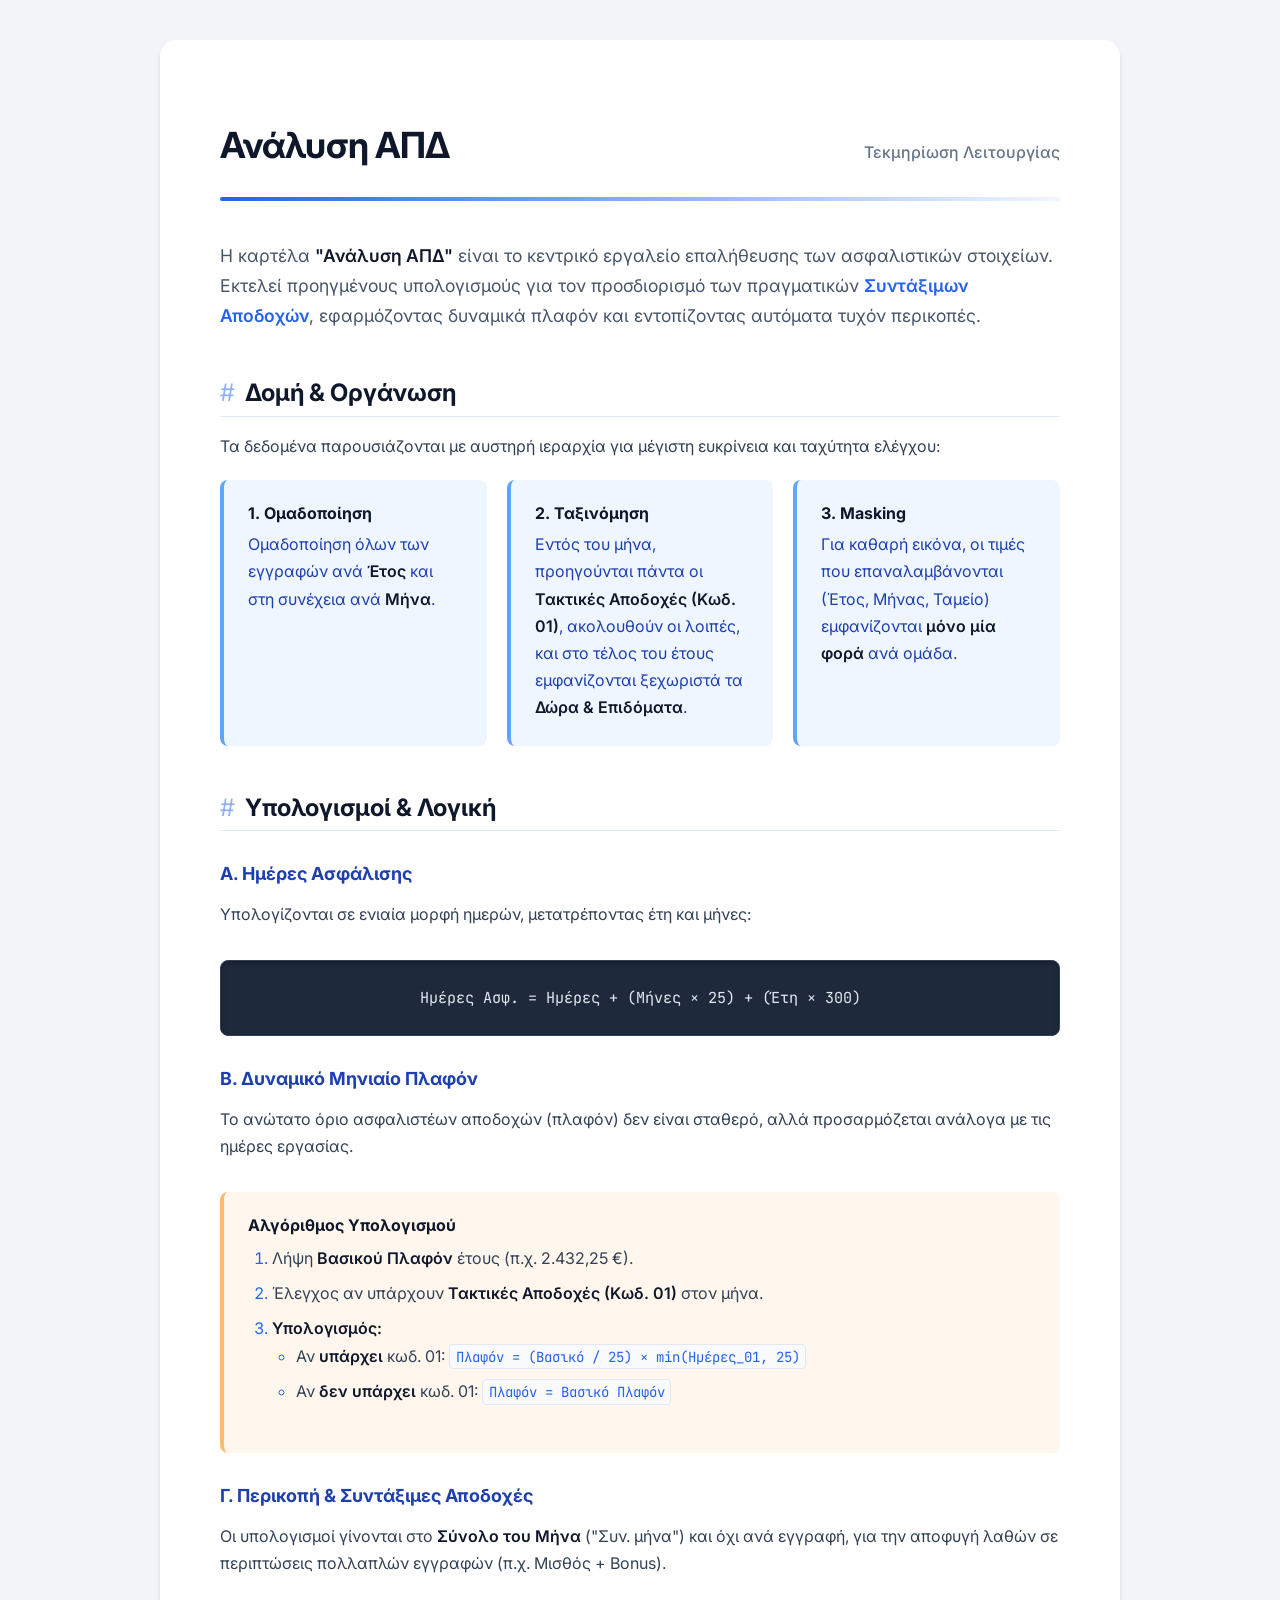
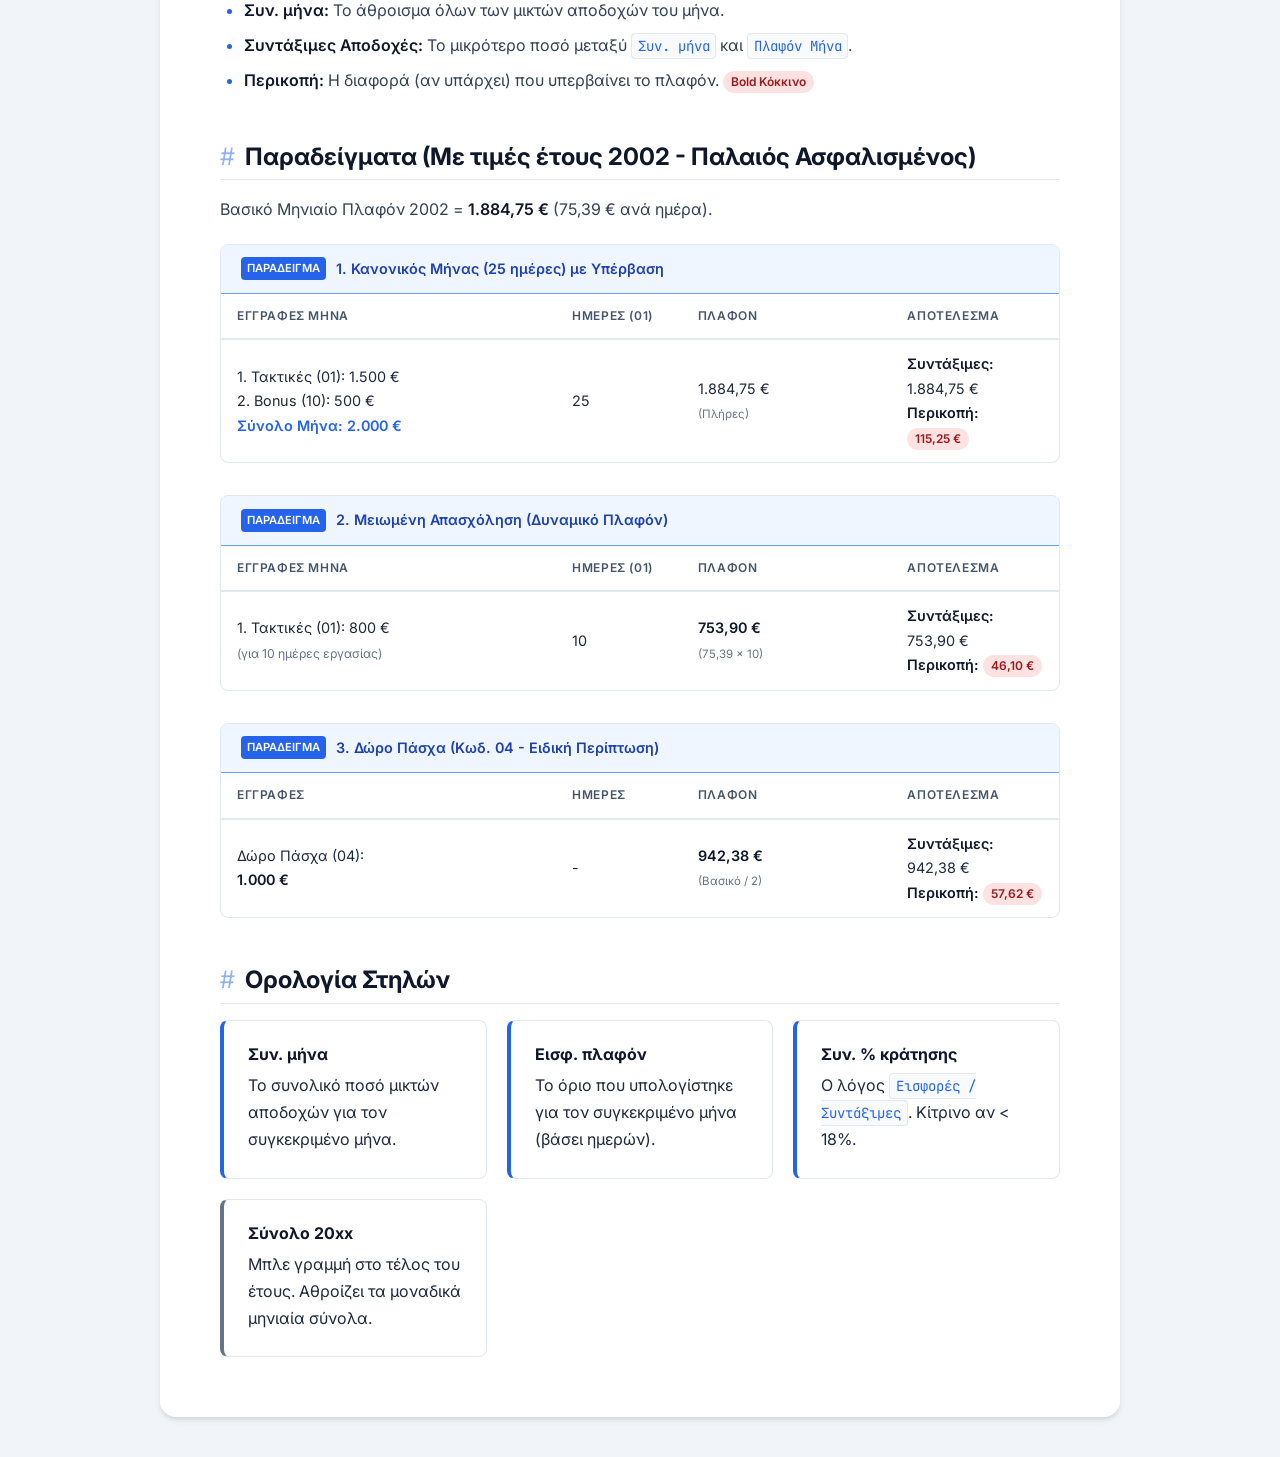
<file: documentation.html>
<!DOCTYPE html>
<html lang="el">
<head>
<meta charset="UTF-8">
<meta name="viewport" content="width=device-width, initial-scale=1.0">
<title>Τεκμηρίωση: Ανάλυση ΑΠΔ</title>
<link rel="preconnect" href="https://fonts.googleapis.com">
<link rel="preconnect" href="https://fonts.gstatic.com" crossorigin>
<link href="https://fonts.googleapis.com/css2?family=Inter:wght@300;400;500;600;700&family=JetBrains+Mono:wght@400;700&display=swap" rel="stylesheet">
<style>
    :root {
        --primary: #2563eb;
        --primary-dark: #1e40af;
        --secondary: #64748b;
        --text: #1e293b;
        --bg: #f1f5f9;
        --surface: #ffffff;
        --border: #e2e8f0;
        --code-bg: #f8fafc;
        --code-text: #0f172a;
        --accent-yellow: #fff7ed;
        --accent-yellow-border: #fdba74;
        --accent-yellow-text: #9a3412;
        --accent-blue: #eff6ff;
        --accent-blue-border: #60a5fa;
        --accent-blue-text: #1e40af;
        --success: #10b981;
        --danger: #ef4444;
    }

    * { box-sizing: border-box; }

    body {
        font-family: 'Inter', system-ui, -apple-system, sans-serif;
        background-color: var(--bg);
        color: var(--text);
        line-height: 1.7;
        margin: 0;
        padding: 40px 20px;
        -webkit-font-smoothing: antialiased;
    }

    .container {
        max-width: 960px;
        margin: 0 auto;
        background-color: var(--surface);
        padding: 60px;
        border-radius: 16px;
        box-shadow: 0 4px 6px -1px rgba(0, 0, 0, 0.1), 0 2px 4px -1px rgba(0, 0, 0, 0.06);
    }

    /* Typography */
    h1, h2, h3, h4 {
        color: #0f172a;
        font-weight: 700;
        line-height: 1.2;
    }

    h1 {
        font-size: 2.25rem;
        margin-bottom: 1.5rem;
        letter-spacing: -0.025em;
        border-bottom: 2px solid var(--border);
        padding-bottom: 20px;
    }

    h2 {
        font-size: 1.5rem;
        margin-top: 3rem;
        margin-bottom: 1rem;
        padding-bottom: 0.5rem;
        border-bottom: 1px solid var(--border);
        display: flex;
        align-items: center;
    }
    
    h2::before {
        content: '#';
        color: var(--primary);
        margin-right: 10px;
        font-weight: 400;
        opacity: 0.5;
    }

    h3 {
        font-size: 1.125rem;
        margin-top: 2rem;
        margin-bottom: 0.75rem;
        color: var(--primary-dark);
    }

    p { margin-bottom: 1.25rem; color: #334155; }

    strong { color: #0f172a; font-weight: 600; }

    /* Links */
    a { color: var(--primary); text-decoration: none; transition: color 0.2s; }
    a:hover { color: var(--primary-dark); text-decoration: underline; }

    /* Lists */
    ul, ol { margin-bottom: 1.5rem; padding-left: 1.5rem; }
    li { margin-bottom: 0.5rem; color: #334155; }
    li::marker { color: var(--primary); }

    /* Code & Formulas */
    .formula {
        background-color: #1e293b;
        color: #e2e8f0;
        padding: 1.5rem;
        border-radius: 8px;
        font-family: 'JetBrains Mono', monospace;
        text-align: center;
        margin: 2rem 0;
        font-size: 0.95rem;
        box-shadow: inset 0 2px 4px 0 rgba(0, 0, 0, 0.3);
        border: 1px solid #334155;
    }

    code {
        background-color: var(--code-bg);
        color: var(--primary);
        padding: 0.2em 0.4em;
        border-radius: 4px;
        font-family: 'JetBrains Mono', monospace;
        font-size: 0.875em;
        border: 1px solid var(--border);
    }

    /* Callouts */
    .callout {
        padding: 1.5rem;
        border-radius: 8px;
        margin: 2rem 0;
        border-left: 4px solid;
    }

    .callout-info {
        background-color: var(--accent-blue);
        border-color: var(--accent-blue-border);
        color: var(--accent-blue-text);
    }
    
    .callout-warning {
        background-color: var(--accent-yellow);
        border-color: var(--accent-yellow-border);
        color: var(--accent-yellow-text);
    }

    .callout h4 { margin-top: 0; margin-bottom: 0.5rem; font-size: 1rem; }
    .callout p:last-child { margin-bottom: 0; }

    /* Tables */
    .table-wrapper {
        overflow-x: auto;
        margin: 2rem 0;
        border-radius: 8px;
        border: 1px solid var(--border);
        box-shadow: 0 1px 2px 0 rgba(0, 0, 0, 0.05);
    }

    table {
        width: 100%;
        border-collapse: collapse;
        font-size: 0.9rem;
    }

    th, td {
        padding: 12px 16px;
        text-align: left;
        border-bottom: 1px solid var(--border);
    }

    th {
        background-color: #f8fafc;
        font-weight: 600;
        color: #475569;
        text-transform: uppercase;
        font-size: 0.75rem;
        letter-spacing: 0.05em;
    }

    tr:last-child td { border-bottom: none; }
    tr:hover td { background-color: #f8fafc; }

    /* Badges */
    .badge {
        display: inline-flex;
        align-items: center;
        padding: 2px 8px;
        border-radius: 9999px;
        font-size: 0.75rem;
        font-weight: 600;
        line-height: 1.5;
    }
    .badge-red { background-color: #fee2e2; color: #991b1b; }
    .badge-blue { background-color: #dbeafe; color: #1e40af; }
    .badge-green { background-color: #d1fae5; color: #065f46; }

    /* Example Box */
    .example-box {
        border: 1px solid var(--border);
        border-radius: 8px;
        margin-bottom: 2rem;
        overflow: hidden;
    }
    
    .example-title {
        background-color: var(--accent-blue);
        padding: 12px 20px;
        font-weight: 600;
        color: var(--accent-blue-text);
        font-size: 0.9rem;
        border-bottom: 1px solid var(--accent-blue-border);
        display: flex;
        align-items: center;
    }
    
    .example-title::before {
        content: 'ΠΑΡΑΔΕΙΓΜΑ';
        background: var(--primary);
        color: white;
        padding: 2px 6px;
        border-radius: 4px;
        margin-right: 10px;
        font-size: 0.7rem;
    }

    .example-content { padding: 0; }
    .example-content table { border: none; margin: 0; border-radius: 0; }
    .example-content th { background: white; border-bottom: 2px solid var(--border); }

    /* Responsive */
    @media (max-width: 768px) {
        body { padding: 20px 10px; }
        .container { padding: 30px 20px; }
        h1 { font-size: 1.75rem; }
    }
</style>
</head>
<body>

<div class="container">
    <div style="display: flex; justify-content: space-between; align-items: baseline;">
        <h1 style="border: none; margin-bottom: 0;">Ανάλυση ΑΠΔ</h1>
        <span style="color: var(--secondary); font-weight: 500;">Τεκμηρίωση Λειτουργίας</span>
    </div>
    <div style="height: 4px; background: linear-gradient(to right, var(--primary), var(--accent-blue)); border-radius: 2px; margin-bottom: 40px; margin-top: 10px;"></div>

    <p style="font-size: 1.1rem; color: #475569;">
        Η καρτέλα <strong>"Ανάλυση ΑΠΔ"</strong> είναι το κεντρικό εργαλείο επαλήθευσης των ασφαλιστικών στοιχείων. 
        Εκτελεί προηγμένους υπολογισμούς για τον προσδιορισμό των πραγματικών 
        <span style="color: var(--primary); font-weight: 600;">Συντάξιμων Αποδοχών</span>, εφαρμόζοντας δυναμικά πλαφόν και εντοπίζοντας αυτόματα τυχόν περικοπές.
    </p>

    <h2>Δομή & Οργάνωση</h2>
    <p>Τα δεδομένα παρουσιάζονται με αυστηρή ιεραρχία για μέγιστη ευκρίνεια και ταχύτητα ελέγχου:</p>
    
    <div style="display: grid; grid-template-columns: repeat(auto-fit, minmax(250px, 1fr)); gap: 20px; margin-bottom: 30px;">
        <div class="callout callout-info" style="margin: 0;">
            <h4>1. Ομαδοποίηση</h4>
            Ομαδοποίηση όλων των εγγραφών ανά <strong>Έτος</strong> και στη συνέχεια ανά <strong>Μήνα</strong>.
        </div>
        <div class="callout callout-info" style="margin: 0;">
            <h4>2. Ταξινόμηση</h4>
            Εντός του μήνα, προηγούνται πάντα οι <strong>Τακτικές Αποδοχές (Κωδ. 01)</strong>, ακολουθούν οι λοιπές, και στο τέλος του έτους εμφανίζονται ξεχωριστά τα <strong>Δώρα & Επιδόματα</strong>.
        </div>
        <div class="callout callout-info" style="margin: 0;">
            <h4>3. Masking</h4>
            Για καθαρή εικόνα, οι τιμές που επαναλαμβάνονται (Έτος, Μήνας, Ταμείο) εμφανίζονται <strong>μόνο μία φορά</strong> ανά ομάδα.
        </div>
    </div>

    <h2>Υπολογισμοί & Λογική</h2>

    <h3>Α. Ημέρες Ασφάλισης</h3>
    <p>Υπολογίζονται σε ενιαία μορφή ημερών, μετατρέποντας έτη και μήνες:</p>
    <div class="formula">Ημέρες Ασφ. = Ημέρες + (Μήνες × 25) + (Έτη × 300)</div>

    <h3>Β. Δυναμικό Μηνιαίο Πλαφόν</h3>
    <p>Το ανώτατο όριο ασφαλιστέων αποδοχών (πλαφόν) δεν είναι σταθερό, αλλά προσαρμόζεται ανάλογα με τις ημέρες εργασίας.</p>
    
    <div class="callout callout-warning">
        <h4>Αλγόριθμος Υπολογισμού</h4>
        <ol style="margin-top: 10px;">
            <li>Λήψη <strong>Βασικού Πλαφόν</strong> έτους (π.χ. 2.432,25 €).</li>
            <li>Έλεγχος αν υπάρχουν <strong>Τακτικές Αποδοχές (Κωδ. 01)</strong> στον μήνα.</li>
            <li><strong>Υπολογισμός:</strong>
                <ul>
                    <li>Αν <strong>υπάρχει</strong> κωδ. 01: <code>Πλαφόν = (Βασικό / 25) × min(Ημέρες_01, 25)</code></li>
                    <li>Αν <strong>δεν υπάρχει</strong> κωδ. 01: <code>Πλαφόν = Βασικό Πλαφόν</code></li>
                </ul>
            </li>
        </ol>
    </div>

    <h3>Γ. Περικοπή & Συντάξιμες Αποδοχές</h3>
    <p>Οι υπολογισμοί γίνονται στο <strong>Σύνολο του Μήνα</strong> ("Συν. μήνα") και όχι ανά εγγραφή, για την αποφυγή λαθών σε περιπτώσεις πολλαπλών εγγραφών (π.χ. Μισθός + Bonus).</p>
    <ul>
        <li><strong>Συν. μήνα:</strong> Το άθροισμα όλων των μικτών αποδοχών του μήνα.</li>
        <li><strong>Συντάξιμες Αποδοχές:</strong> Το μικρότερο ποσό μεταξύ <code>Συν. μήνα</code> και <code>Πλαφόν Μήνα</code>.</li>
        <li><strong>Περικοπή:</strong> Η διαφορά (αν υπάρχει) που υπερβαίνει το πλαφόν. <span class="badge badge-red">Bold Κόκκινο</span></li>
    </ul>

    <h2>Παραδείγματα (Με τιμές έτους 2002 - Παλαιός Ασφαλισμένος)</h2>
    <p>Βασικό Μηνιαίο Πλαφόν 2002 = <strong>1.884,75 €</strong> (75,39 € ανά ημέρα).</p>

    <!-- Παράδειγμα 1 -->
    <div class="example-box">
        <div class="example-title">1. Κανονικός Μήνας (25 ημέρες) με Υπέρβαση</div>
        <div class="example-content">
            <div class="table-wrapper" style="margin: 0; border: none;">
                <table>
                    <thead>
                        <tr>
                            <th style="width: 40%">Εγγραφές Μήνα</th>
                            <th style="width: 15%">Ημέρες (01)</th>
                            <th style="width: 25%">Πλαφόν</th>
                            <th style="width: 20%">Αποτέλεσμα</th>
                        </tr>
                    </thead>
                    <tbody>
                        <tr>
                            <td>
                                1. Τακτικές (01): 1.500 €<br>
                                2. Bonus (10): 500 €<br>
                                <strong style="color: var(--primary);">Σύνολο Μήνα: 2.000 €</strong>
                            </td>
                            <td>25</td>
                            <td>1.884,75 €<br><span style="font-size: 0.8em; color: #64748b;">(Πλήρες)</span></td>
                            <td>
                                <strong>Συντάξιμες:</strong> 1.884,75 €<br>
                                <strong>Περικοπή:</strong> <span class="badge badge-red">115,25 €</span>
                            </td>
                        </tr>
                    </tbody>
                </table>
            </div>
        </div>
    </div>

    <!-- Παράδειγμα 2 -->
    <div class="example-box">
        <div class="example-title">2. Μειωμένη Απασχόληση (Δυναμικό Πλαφόν)</div>
        <div class="example-content">
            <div class="table-wrapper" style="margin: 0; border: none;">
                <table>
                    <thead>
                        <tr>
                            <th style="width: 40%">Εγγραφές Μήνα</th>
                            <th style="width: 15%">Ημέρες (01)</th>
                            <th style="width: 25%">Πλαφόν</th>
                            <th style="width: 20%">Αποτέλεσμα</th>
                        </tr>
                    </thead>
                    <tbody>
                        <tr>
                            <td>
                                1. Τακτικές (01): 800 €<br>
                                <span style="font-size: 0.85em; color: #64748b;">(για 10 ημέρες εργασίας)</span>
                            </td>
                            <td>10</td>
                            <td>
                                <strong>753,90 €</strong><br>
                                <span style="font-size: 0.8em; color: #64748b;">(75,39 × 10)</span>
                            </td>
                            <td>
                                <strong>Συντάξιμες:</strong> 753,90 €<br>
                                <strong>Περικοπή:</strong> <span class="badge badge-red">46,10 €</span>
                            </td>
                        </tr>
                    </tbody>
                </table>
            </div>
        </div>
    </div>

    <!-- Παράδειγμα 3 -->
    <div class="example-box">
        <div class="example-title">3. Δώρο Πάσχα (Κωδ. 04 - Ειδική Περίπτωση)</div>
        <div class="example-content">
            <div class="table-wrapper" style="margin: 0; border: none;">
                <table>
                    <thead>
                        <tr>
                            <th style="width: 40%">Εγγραφές</th>
                            <th style="width: 15%">Ημέρες</th>
                            <th style="width: 25%">Πλαφόν</th>
                            <th style="width: 20%">Αποτέλεσμα</th>
                        </tr>
                    </thead>
                    <tbody>
                        <tr>
                            <td>Δώρο Πάσχα (04):<br><strong>1.000 €</strong></td>
                            <td>-</td>
                            <td>
                                <strong>942,38 €</strong><br>
                                <span style="font-size: 0.8em; color: #64748b;">(Βασικό / 2)</span>
                            </td>
                            <td>
                                <strong>Συντάξιμες:</strong> 942,38 €<br>
                                <strong>Περικοπή:</strong> <span class="badge badge-red">57,62 €</span>
                            </td>
                        </tr>
                    </tbody>
                </table>
            </div>
        </div>
    </div>

    <h2>Ορολογία Στηλών</h2>
    <div style="display: grid; grid-template-columns: repeat(auto-fit, minmax(200px, 1fr)); gap: 20px;">
        <div class="callout" style="background: white; border: 1px solid var(--border); margin: 0; border-left: 4px solid var(--primary);">
            <h4>Συν. μήνα</h4>
            Το συνολικό ποσό μικτών αποδοχών για τον συγκεκριμένο μήνα.
        </div>
        <div class="callout" style="background: white; border: 1px solid var(--border); margin: 0; border-left: 4px solid var(--primary);">
            <h4>Εισφ. πλαφόν</h4>
            Το όριο που υπολογίστηκε για τον συγκεκριμένο μήνα (βάσει ημερών).
        </div>
        <div class="callout" style="background: white; border: 1px solid var(--border); margin: 0; border-left: 4px solid var(--primary);">
            <h4>Συν. % κράτησης</h4>
            Ο λόγος <code>Εισφορές / Συντάξιμες</code>. Κίτρινο αν < 18%.
        </div>
        <div class="callout" style="background: white; border: 1px solid var(--border); margin: 0; border-left: 4px solid var(--secondary);">
            <h4>Σύνολο 20xx</h4>
            Μπλε γραμμή στο τέλος του έτους. Αθροίζει τα μοναδικά μηνιαία σύνολα.
        </div>
    </div>

</div>

</body>
</html>
</file>
